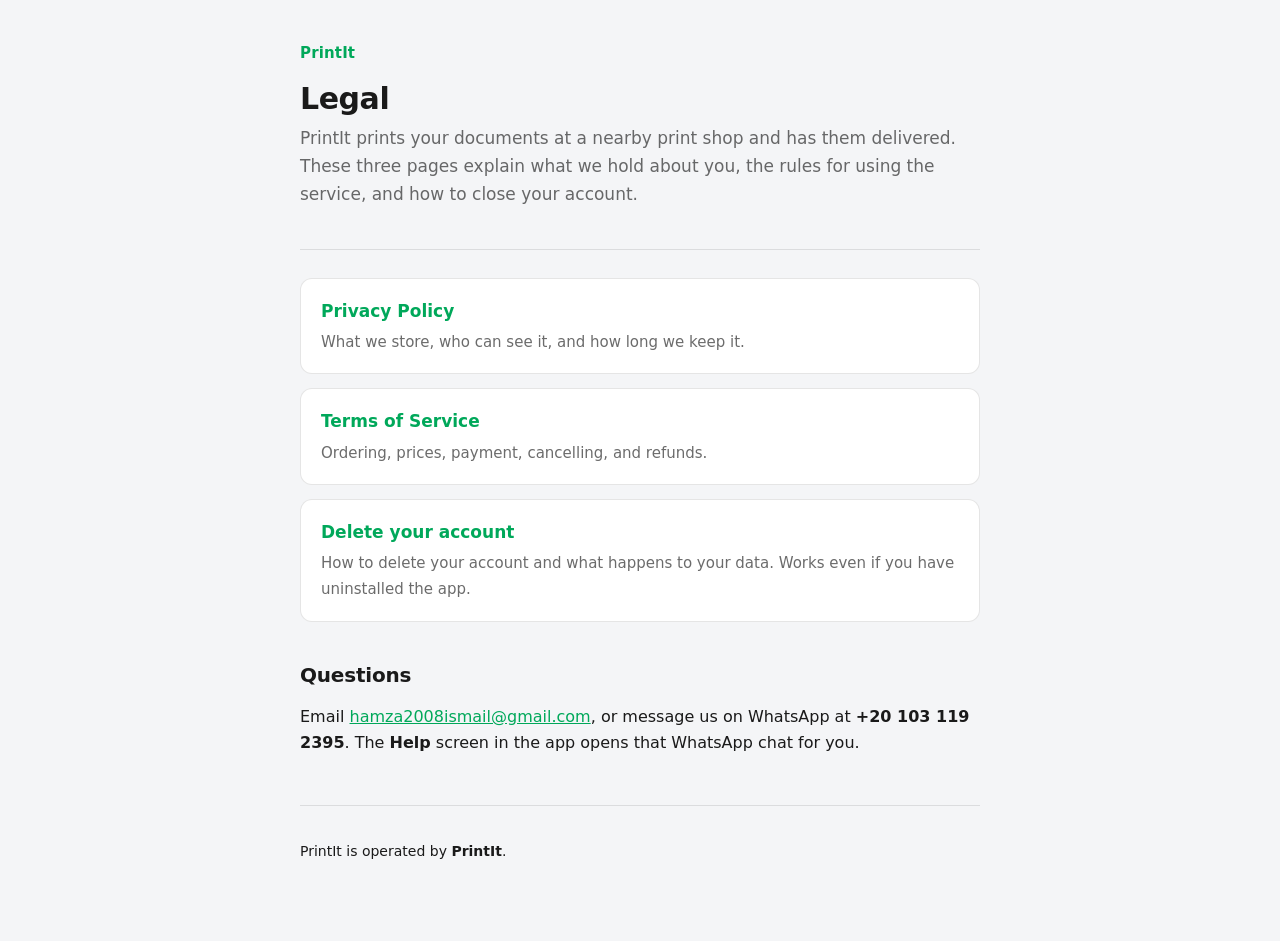
<file: index.html>
<!doctype html>
<!--
  PrintIt — legal pages index.

  This is the landing page for the three documents Google Play and the app link to.
  It exists so the site has a sensible root; the URLs that actually get submitted to
  Play are /privacy.html and /delete-account.html.

  The entity name appears exactly once, in the footer.

  FILLED 15 September 2026: entity name = PrintIt.
  Support WhatsApp +20 103 119 2395 is published under "Questions" below.
  FILLED 11 October 2026: support email = hamza2008ismail@gmail.com.
-->
<html lang="en" dir="ltr">
<head>
<meta charset="utf-8">
<meta name="viewport" content="width=device-width, initial-scale=1">
<title>PrintIt — Legal</title>
<meta name="description" content="PrintIt's privacy policy, terms of service, and account deletion instructions.">
<link rel="stylesheet" href="style.css">
</head>
<body>
<div class="wrap">

<header class="masthead">
  <span class="brand">PrintIt</span>
  <h1>Legal</h1>
  <p class="lede">
    PrintIt prints your documents at a nearby print shop and has them delivered. These
    three pages explain what we hold about you, the rules for using the service, and how
    to close your account.
  </p>
</header>

<div class="cards">
  <a class="card" href="privacy.html">
    <strong>Privacy Policy</strong>
    <span>What we store, who can see it, and how long we keep it.</span>
  </a>

  <a class="card" href="terms.html">
    <strong>Terms of Service</strong>
    <span>Ordering, prices, payment, cancelling, and refunds.</span>
  </a>

  <a class="card" href="delete-account.html">
    <strong>Delete your account</strong>
    <span>How to delete your account and what happens to your data. Works even if you
    have uninstalled the app.</span>
  </a>
</div>

<h2>Questions</h2>

<p>Email <a href="mailto:hamza2008ismail@gmail.com">hamza2008ismail@gmail.com</a>, or message us on WhatsApp at
<strong>+20 103 119 2395</strong>. The <strong>Help</strong> screen in the app opens that
WhatsApp chat for you.</p>

<footer class="foot">
  <!-- The only place on this page that names the legal entity. -->
  <p>PrintIt is operated by <strong>PrintIt</strong>.</p>
</footer>

</div>
</body>
</html>
</file>
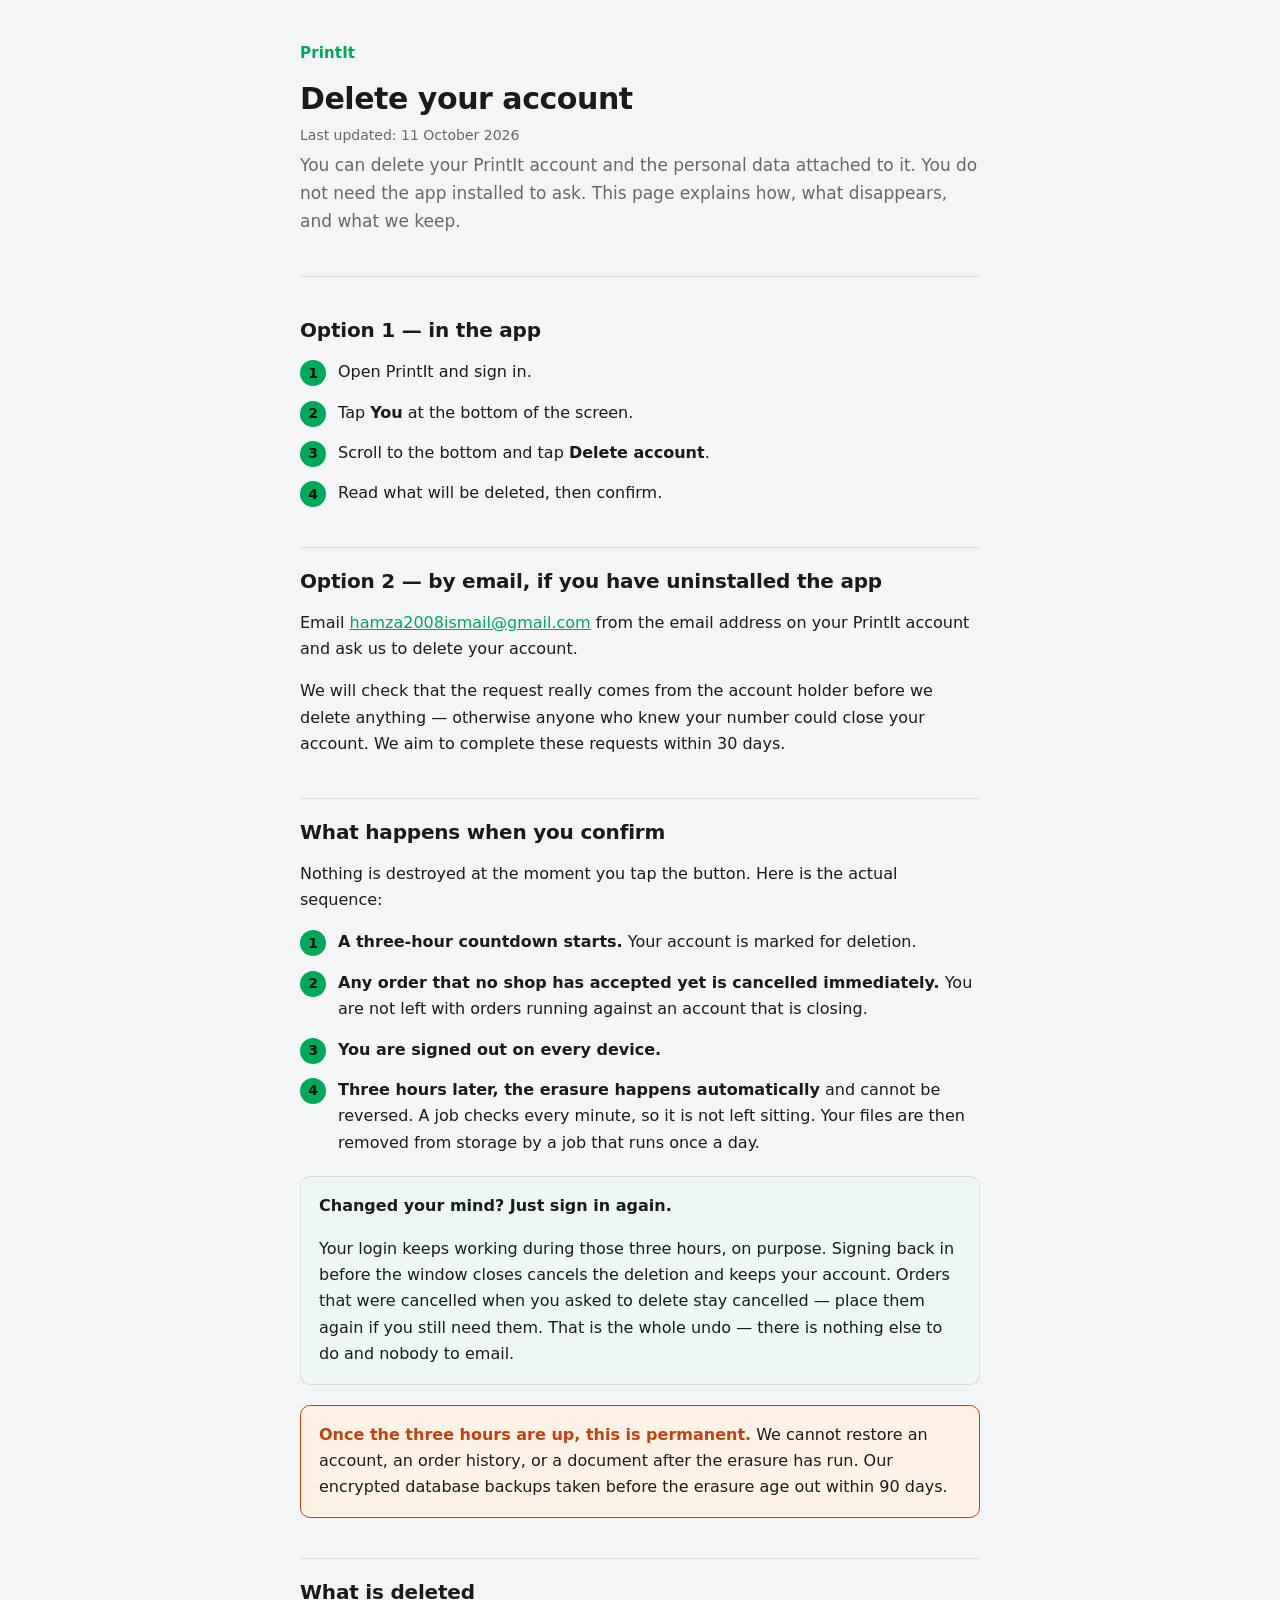
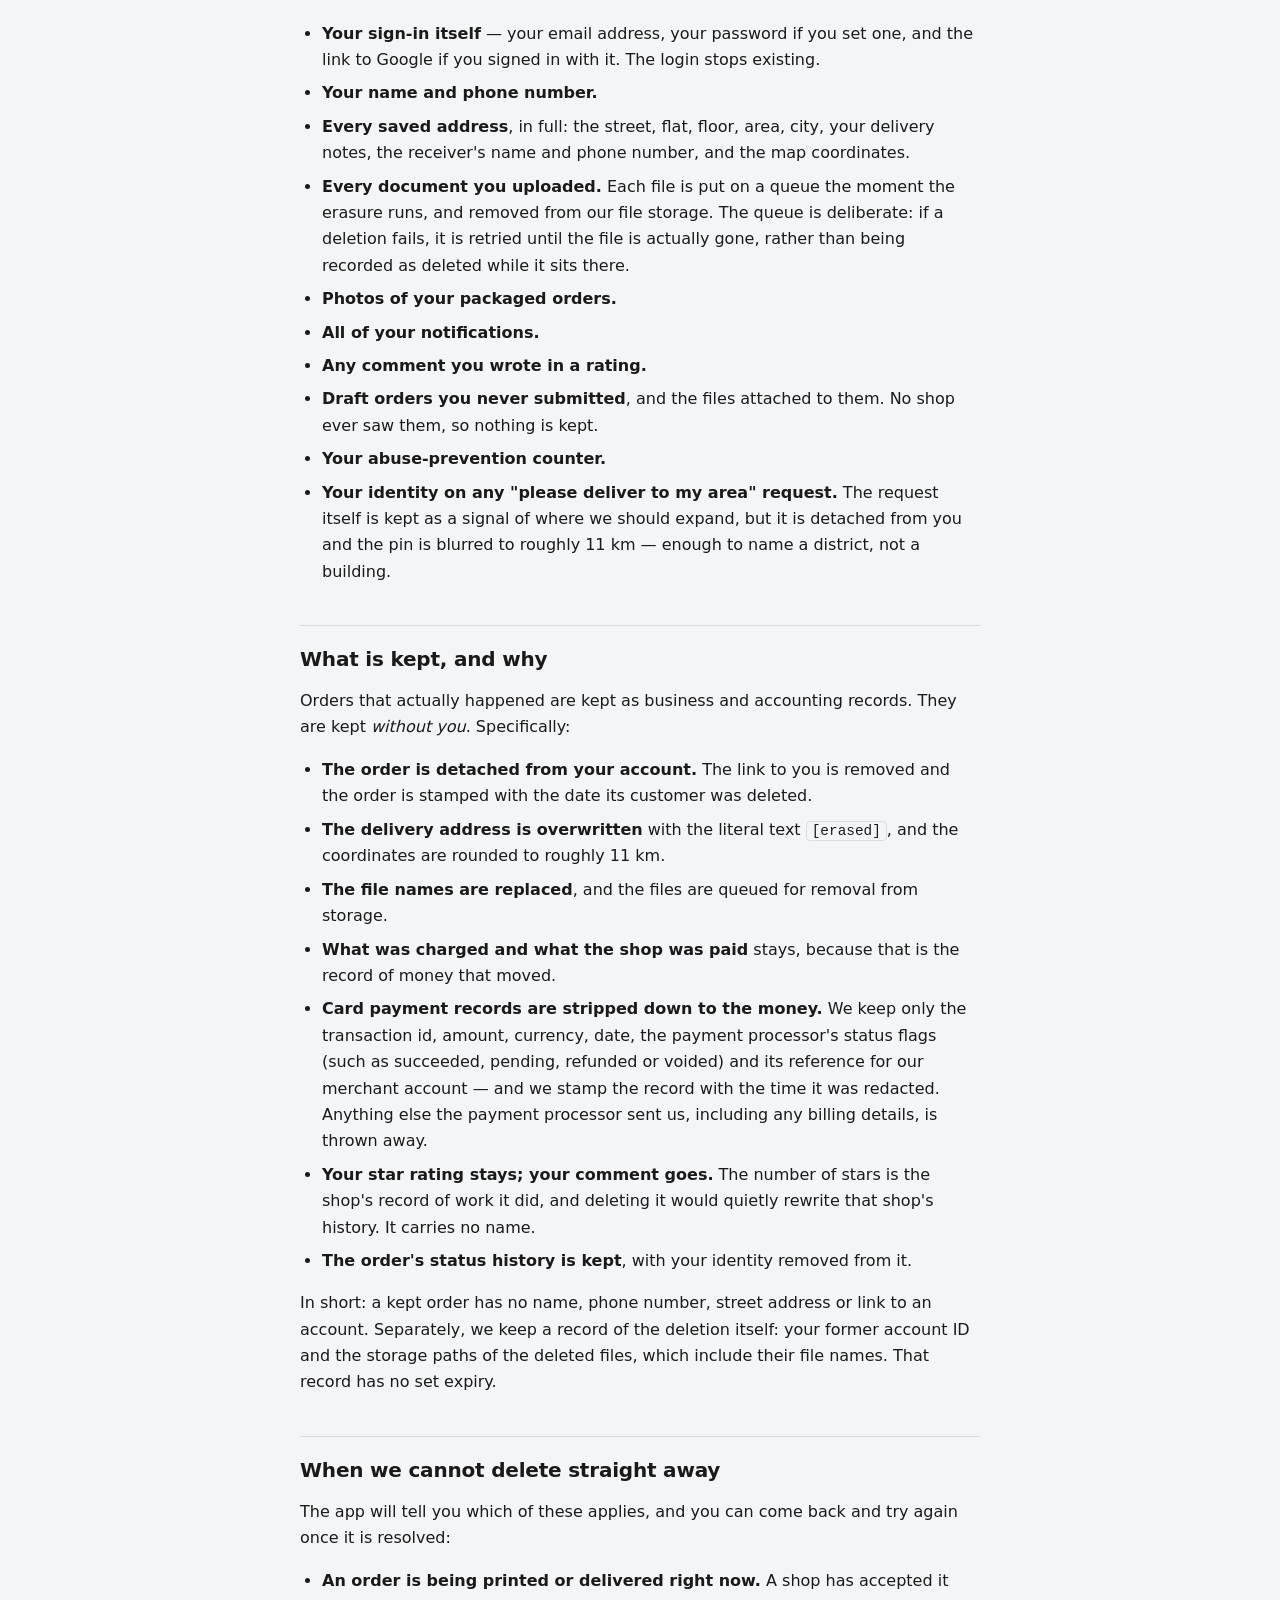
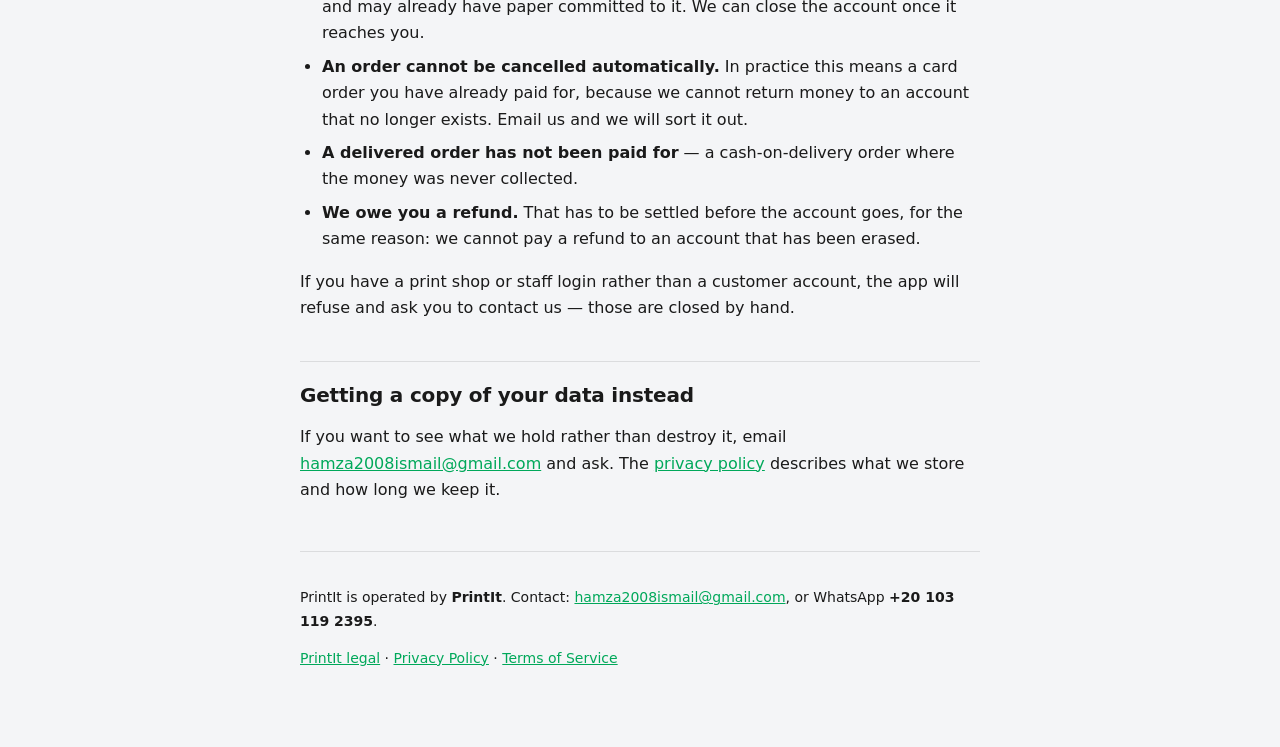
<file: delete-account.html>
<!doctype html>
<!--
  PrintIt — public account-deletion page.

  WHY IT EXISTS. Google Play requires two routes to account deletion: one inside the app,
  and one at a public URL that still works for somebody who has already uninstalled it.
  This is the second one.

  WHAT IT DELIBERATELY DOES NOT DO. It collects nothing — no form, no analytics, no cookies,
  no fonts from a CDN, no script. A page whose entire purpose is "delete my data" must not
  be the page that collects some. It also cannot delete anything by itself: deleting an
  account requires an authenticated request, and a public page that claimed to do it would
  be a way for a stranger to delete somebody else's account by typing their phone number.

  ACCURACY NOTE. Everything below was read out of
  printit-backend/supabase/functions/delete-my-account/index.ts and migration
  0062_a_customer_may_erase_themselves.sql. The three-hour window, the sign-in-to-cancel
  behaviour and the four refusal reasons are what the code actually does. If that code
  changes, this page is wrong until somebody updates it.

  FILLED 15 September 2026: entity name = PrintIt; last updated = 15 September 2026;
  completion window = 30 days. Support WhatsApp +20 103 119 2395 is published in the
  footer contact line.
  FILLED 11 October 2026: support email = hamza2008ismail@gmail.com; last updated =
  11 October 2026 (corrected against the code).

  The entity name appears exactly once, in the footer line.
-->
<html lang="en" dir="ltr">
<head>
<meta charset="utf-8">
<meta name="viewport" content="width=device-width, initial-scale=1">
<title>Delete your PrintIt account</title>
<meta name="description" content="How to delete your PrintIt account, what is removed, and what is kept.">
<link rel="stylesheet" href="style.css">
</head>
<body>
<div class="wrap">

<header class="masthead">
  <a class="brand" href="index.html">PrintIt</a>
  <h1>Delete your account</h1>
  <p class="updated">Last updated: 11 October 2026</p>
  <p class="lede">
    You can delete your PrintIt account and the personal data attached to it. You do not
    need the app installed to ask. This page explains how, what disappears, and what we
    keep.
  </p>
</header>

<h2>Option 1 &mdash; in the app</h2>

<ol class="steps">
  <li>Open PrintIt and sign in.</li>
  <li>Tap <strong>You</strong> at the bottom of the screen.</li>
  <li>Scroll to the bottom and tap <strong>Delete account</strong>.</li>
  <li>Read what will be deleted, then confirm.</li>
</ol>

<h2>Option 2 &mdash; by email, if you have uninstalled the app</h2>

<p>Email <a href="mailto:hamza2008ismail@gmail.com">hamza2008ismail@gmail.com</a> from the email address on your
PrintIt account and ask us to delete your account.</p>

<p>We will check that the request really comes from the account holder before we delete
anything &mdash; otherwise anyone who knew your number could close your account. We aim to
complete these requests within 30 days.</p>

<h2>What happens when you confirm</h2>

<p>Nothing is destroyed at the moment you tap the button. Here is the actual sequence:</p>

<ol class="steps">
  <li><strong>A three-hour countdown starts.</strong> Your account is marked for deletion.</li>
  <li><strong>Any order that no shop has accepted yet is cancelled immediately.</strong>
      You are not left with orders running against an account that is closing.</li>
  <li><strong>You are signed out on every device.</strong></li>
  <li><strong>Three hours later, the erasure happens automatically</strong> and cannot be
      reversed. A job checks every minute, so it is not left sitting. Your files are then
      removed from storage by a job that runs once a day.</li>
</ol>

<div class="note">
  <p><strong>Changed your mind? Just sign in again.</strong></p>
  <p>Your login keeps working during those three hours, on purpose. Signing back in before
  the window closes cancels the deletion and keeps your account. Orders that were cancelled
  when you asked to delete stay cancelled &mdash; place them again if you still need them. That is
  the whole undo &mdash; there is nothing else to do and nobody to email.</p>
</div>

<div class="warn">
  <p><strong>Once the three hours are up, this is permanent.</strong> We cannot restore an
  account, an order history, or a document after the erasure has run. Our encrypted database
  backups taken before the erasure age out within 90 days.</p>
</div>

<h2>What is deleted</h2>

<ul>
  <li><strong>Your sign-in itself</strong> &mdash; your email address, your password if you set
      one, and the link to Google if you signed in with it. The login stops existing.</li>
  <li><strong>Your name and phone number.</strong></li>
  <li><strong>Every saved address</strong>, in full: the street, flat, floor, area, city, your
      delivery notes, the receiver's name and phone number, and the map
      coordinates.</li>
  <li><strong>Every document you uploaded.</strong> Each file is put on a queue the moment
      the erasure runs, and removed from our file storage. The queue is deliberate: if a
      deletion fails, it is retried until the file is actually gone, rather than being
      recorded as deleted while it sits there.</li>
  <li><strong>Photos of your packaged orders.</strong></li>
  <li><strong>All of your notifications.</strong></li>
  <li><strong>Any comment you wrote in a rating.</strong></li>
  <li><strong>Draft orders you never submitted</strong>, and the files attached to them. No
      shop ever saw them, so nothing is kept.</li>
  <li><strong>Your abuse-prevention counter.</strong></li>
  <li><strong>Your identity on any "please deliver to my area" request.</strong> The request
      itself is kept as a signal of where we should expand, but it is detached from you and
      the pin is blurred to roughly 11&nbsp;km &mdash; enough to name a district, not a
      building.</li>
</ul>

<h2>What is kept, and why</h2>

<p>Orders that actually happened are kept as business and accounting records. They are kept
<em>without you</em>. Specifically:</p>

<ul>
  <li><strong>The order is detached from your account.</strong> The link to you is removed
      and the order is stamped with the date its customer was deleted.</li>
  <li><strong>The delivery address is overwritten</strong> with the literal text
      <code>[erased]</code>, and the coordinates are rounded to roughly 11&nbsp;km.</li>
  <li><strong>The file names are replaced</strong>, and the files are queued for removal
      from storage.</li>
  <li><strong>What was charged and what the shop was paid</strong> stays, because that is the
      record of money that moved.</li>
  <li><strong>Card payment records are stripped down to the money.</strong> We keep only the
      transaction id, amount, currency, date, the payment processor's status flags (such as
      succeeded, pending, refunded or voided) and its reference for our merchant account
      &mdash; and we stamp the record with the time it was redacted.
      Anything else the payment processor sent us, including any billing details, is thrown
      away.</li>
  <li><strong>Your star rating stays; your comment goes.</strong> The number of stars is the
      shop's record of work it did, and deleting it would quietly rewrite that shop's history.
      It carries no name.</li>
  <li><strong>The order's status history is kept</strong>, with your identity removed from it.</li>
</ul>

<p>In short: a kept order has no name, phone number, street address or link to an account.
Separately, we keep a record of the deletion itself: your former account ID and the storage
paths of the deleted files, which include their file names. That record has no set
expiry.</p>

<h2>When we cannot delete straight away</h2>

<p>The app will tell you which of these applies, and you can come back and try again once it
is resolved:</p>

<ul>
  <li><strong>An order is being printed or delivered right now.</strong> A shop has accepted
      it and may already have paper committed to it. We can close the account once it
      reaches you.</li>
  <li><strong>An order cannot be cancelled automatically.</strong> In practice this means a
      card order you have already paid for, because we cannot return money to an account that
      no longer exists. Email us and we will sort it out.</li>
  <li><strong>A delivered order has not been paid for</strong> &mdash; a cash-on-delivery
      order where the money was never collected.</li>
  <li><strong>We owe you a refund.</strong> That has to be settled before the account goes,
      for the same reason: we cannot pay a refund to an account that has been erased.</li>
</ul>

<p>If you have a print shop or staff login rather than a customer account, the app will refuse
and ask you to contact us &mdash; those are closed by hand.</p>

<h2>Getting a copy of your data instead</h2>

<p>If you want to see what we hold rather than destroy it, email
<a href="mailto:hamza2008ismail@gmail.com">hamza2008ismail@gmail.com</a> and ask. The
<a href="privacy.html">privacy policy</a> describes what we store and how long we keep
it.</p>

<footer class="foot">
  <!-- The only place on this page that names the legal entity. -->
  <p>PrintIt is operated by <strong>PrintIt</strong>. Contact:
     <a href="mailto:hamza2008ismail@gmail.com">hamza2008ismail@gmail.com</a>, or WhatsApp
     <strong>+20 103 119 2395</strong>.</p>
  <p>
    <a href="index.html">PrintIt legal</a> &middot;
    <a href="privacy.html">Privacy Policy</a> &middot;
    <a href="terms.html">Terms of Service</a>
  </p>
</footer>

</div>
</body>
</html>
</file>
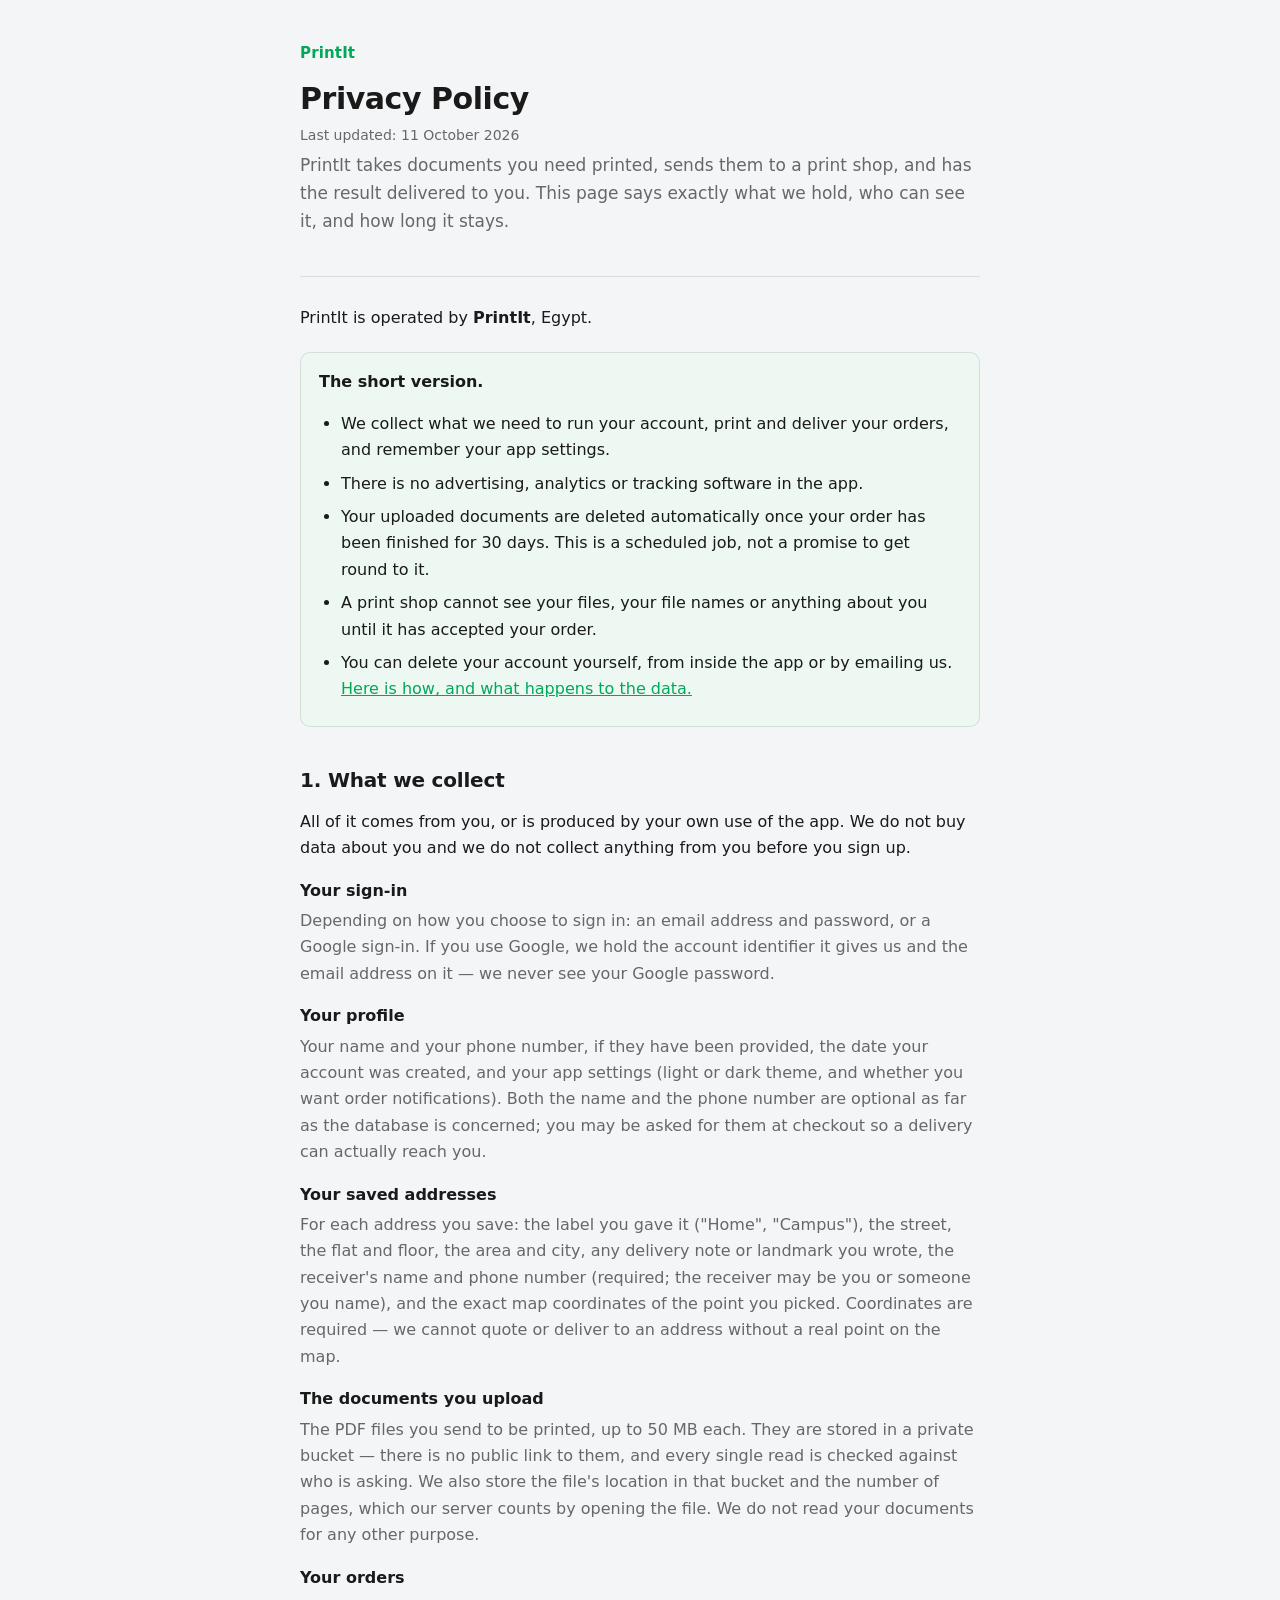
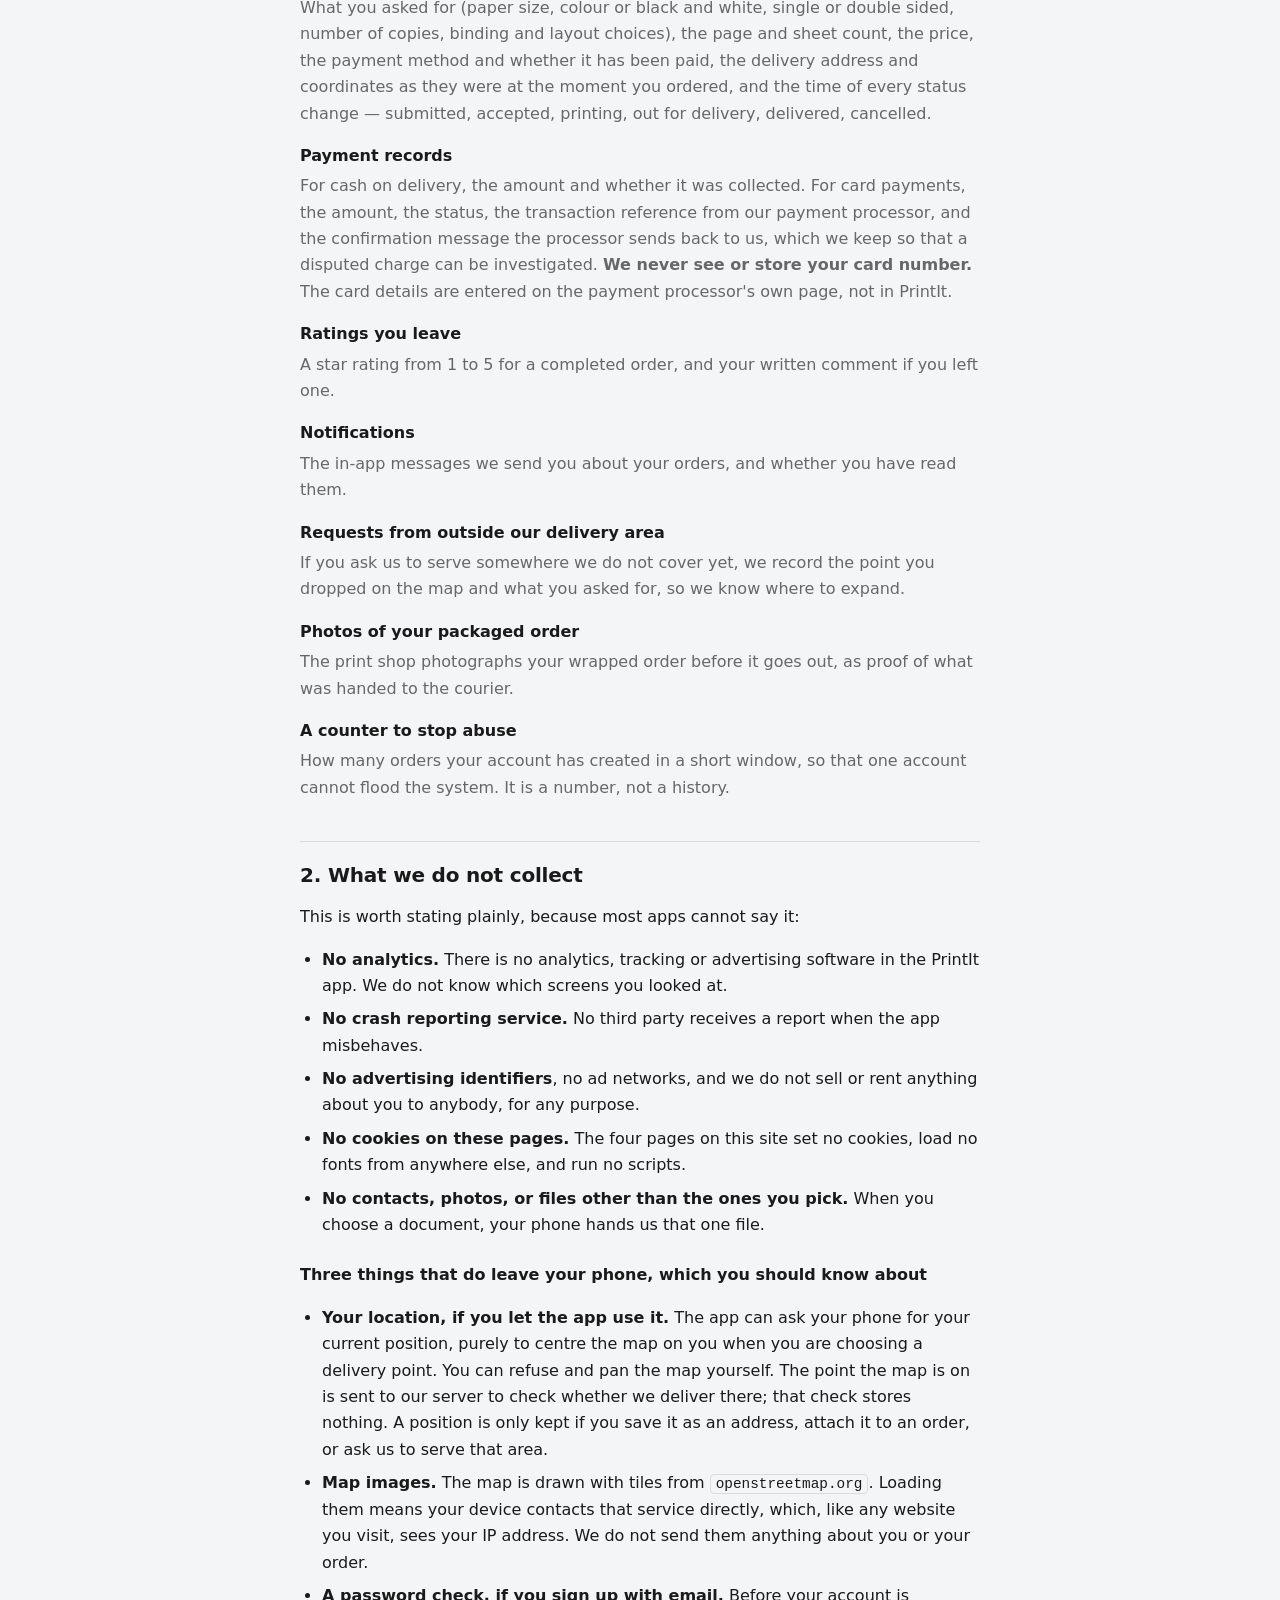
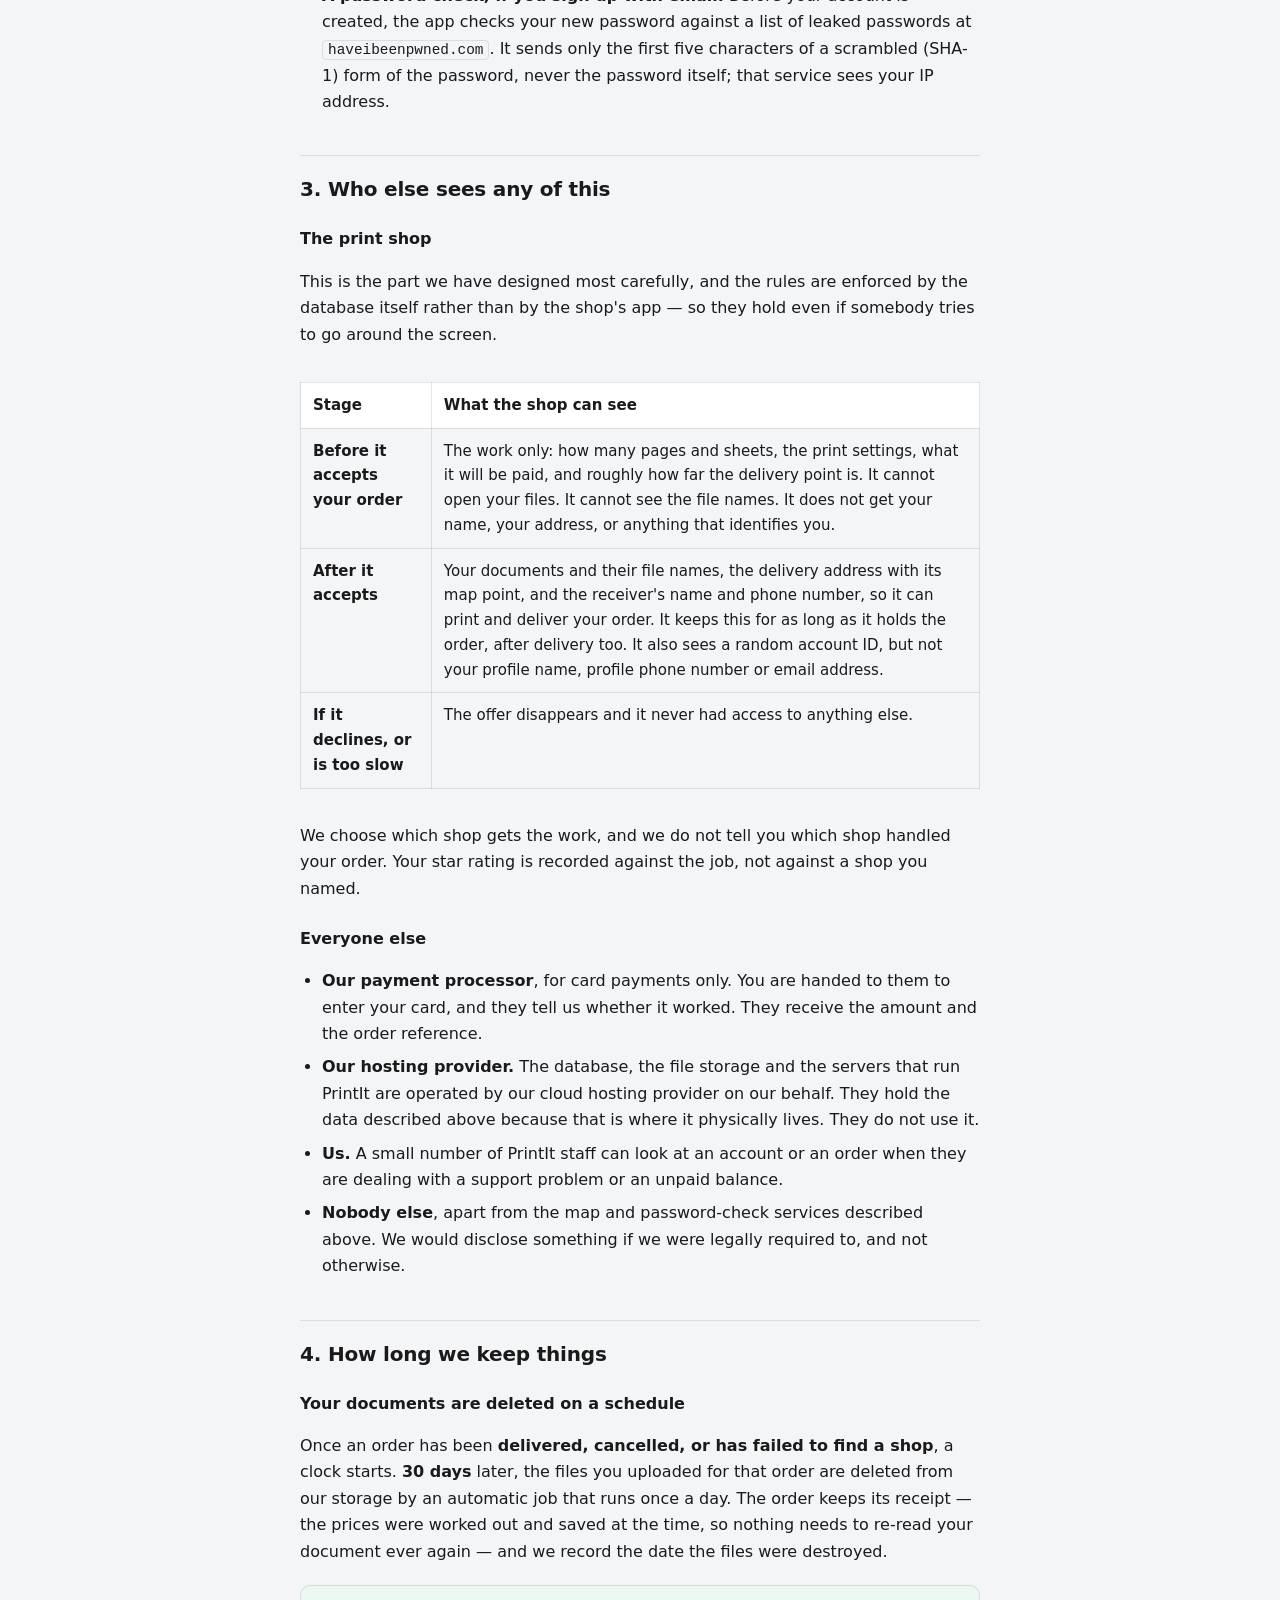
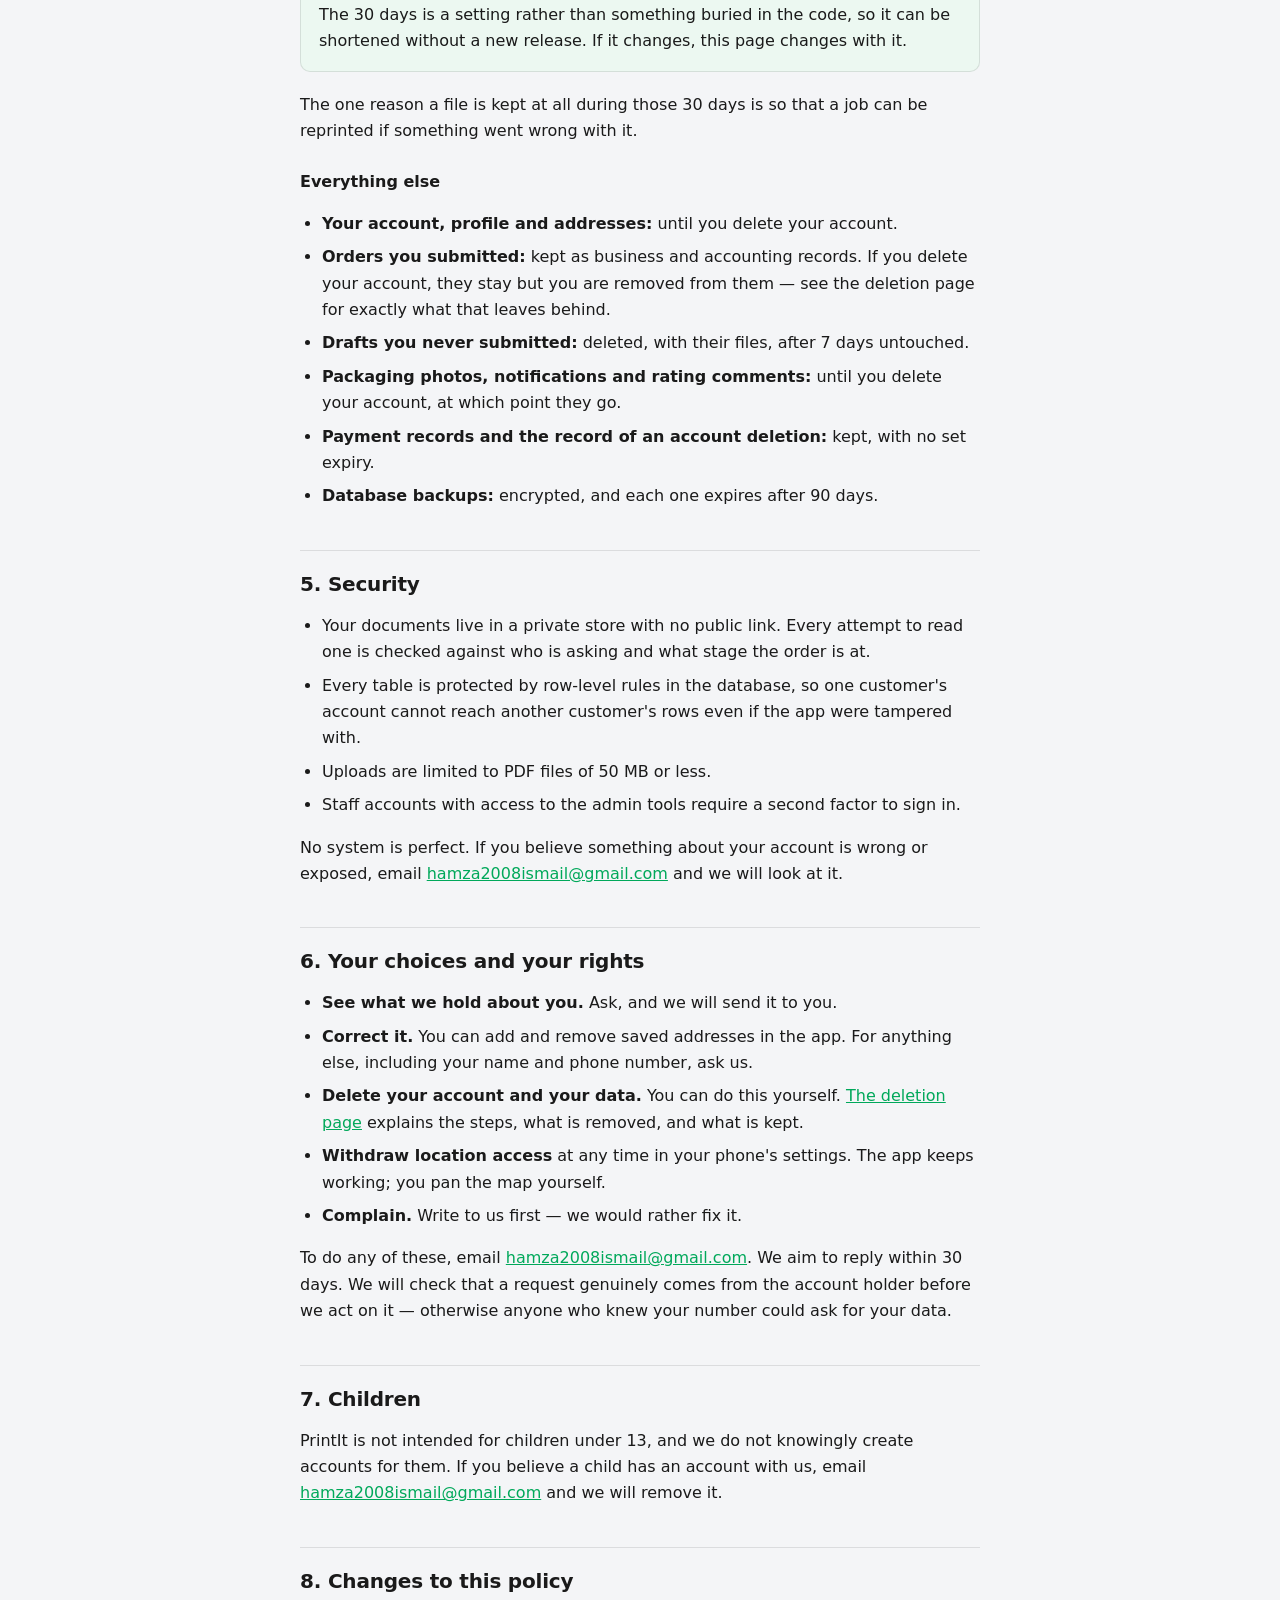
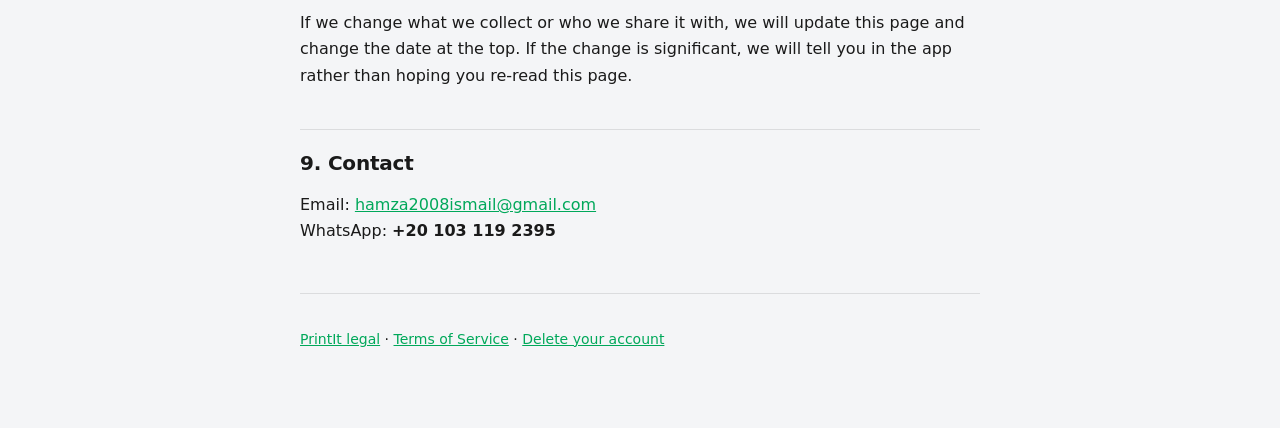
<file: privacy.html>
<!doctype html>
<!--
  PrintIt — privacy policy.

  WRITTEN FROM THE SCHEMA, NOT FROM A TEMPLATE. Every category named below was read out of
  printit-backend/supabase/migrations before it was described here. If the schema changes,
  this page is wrong until somebody updates it.

  FILLED 15 September 2026: entity name = PrintIt; last updated = 15 September 2026;
  reply window = 30 days; minimum age = 13. Support WhatsApp +20 103 119 2395 is published
  in section 9, Contact.

  FILLED 11 October 2026: last updated = 11 October 2026 (corrected against the code);
  support email = hamza2008ismail@gmail.com. There is no registered
  address yet: the operator line reads "PrintIt, Egypt" and section 9 has no postal line.
  Add the address to both when the commercial registration exists.

  THE ENTITY NAME APPEARS ON THIS PAGE EXACTLY ONCE, in the operator line immediately
  below. Everywhere else says "PrintIt", which is the product and is not changing. When
  the commercial registration comes through, that one line is the whole edit.
-->
<html lang="en" dir="ltr">
<head>
<meta charset="utf-8">
<meta name="viewport" content="width=device-width, initial-scale=1">
<title>Privacy Policy — PrintIt</title>
<meta name="description" content="What PrintIt collects, who sees it, how long it is kept, and how to have it deleted.">
<link rel="stylesheet" href="style.css">
</head>
<body>
<div class="wrap">

<header class="masthead">
  <a class="brand" href="index.html">PrintIt</a>
  <h1>Privacy Policy</h1>
  <p class="updated">Last updated: 11 October 2026</p>
  <p class="lede">
    PrintIt takes documents you need printed, sends them to a print shop, and has the
    result delivered to you. This page says exactly what we hold, who can see it, and how
    long it stays.
  </p>
</header>

<!-- The only place on this page that names the legal entity. -->
<p>PrintIt is operated by <strong>PrintIt</strong>, Egypt.</p>

<div class="note">
  <p><strong>The short version.</strong></p>
  <ul>
    <li>We collect what we need to run your account, print and deliver your orders, and
        remember your app settings.</li>
    <li>There is no advertising, analytics or tracking software in the app.</li>
    <li>Your uploaded documents are deleted automatically once your order has been finished
        for 30 days. This is a scheduled job, not a promise to get round to it.</li>
    <li>A print shop cannot see your files, your file names or anything about you until it
        has accepted your order.</li>
    <li>You can delete your account yourself, from inside the app or by emailing us.
        <a href="delete-account.html">Here is how, and what happens to the data.</a></li>
  </ul>
</div>

<h2>1. What we collect</h2>

<p>All of it comes from you, or is produced by your own use of the app. We do not buy data
about you and we do not collect anything from you before you sign up.</p>

<dl>
  <dt>Your sign-in</dt>
  <dd>
    Depending on how you choose to sign in: an email address and password, or a Google
    sign-in. If you use Google, we hold the account identifier it gives us and the email
    address on it &mdash; we never see your Google password.
  </dd>

  <dt>Your profile</dt>
  <dd>
    Your name and your phone number, if they have been provided, the date your account was
    created, and your app settings (light or dark theme, and whether you want order
    notifications). Both the name and the phone number are optional as far as the database is
    concerned; you may be asked for them at checkout so a delivery can actually reach you.
  </dd>

  <dt>Your saved addresses</dt>
  <dd>
    For each address you save: the label you gave it ("Home", "Campus"), the street, the
    flat and floor, the area and city, any delivery note or landmark you wrote, the
    receiver's name and phone number (required; the receiver may be you or someone you
    name), and the exact map
    coordinates of the point you picked. Coordinates are required &mdash; we cannot quote or
    deliver to an address without a real point on the map.
  </dd>

  <dt>The documents you upload</dt>
  <dd>
    The PDF files you send to be printed, up to 50&nbsp;MB each. They are stored in a private
    bucket &mdash; there is no public link to them, and every single read is checked against
    who is asking. We also store the file's location in that bucket and the number of pages,
    which our server counts by opening the file. We do not read your documents for any other
    purpose.
  </dd>

  <dt>Your orders</dt>
  <dd>
    What you asked for (paper size, colour or black and white, single or double sided, number
    of copies, binding and layout choices), the page and sheet count, the price, the payment
    method and whether it has been paid, the delivery address and coordinates as they were at
    the moment you ordered, and the time of every status change &mdash; submitted, accepted,
    printing, out for delivery, delivered, cancelled.
  </dd>

  <dt>Payment records</dt>
  <dd>
    For cash on delivery, the amount and whether it was collected. For card payments, the
    amount, the status, the transaction reference from our payment processor, and the
    confirmation message the processor sends back to us, which we keep so that a disputed
    charge can be investigated. <strong>We never see or store your card number.</strong> The
    card details are entered on the payment processor's own page, not in PrintIt.
  </dd>

  <dt>Ratings you leave</dt>
  <dd>A star rating from 1 to 5 for a completed order, and your written comment if you left one.</dd>

  <dt>Notifications</dt>
  <dd>The in-app messages we send you about your orders, and whether you have read them.</dd>

  <dt>Requests from outside our delivery area</dt>
  <dd>
    If you ask us to serve somewhere we do not cover yet, we record the point you dropped on
    the map and what you asked for, so we know where to expand.
  </dd>

  <dt>Photos of your packaged order</dt>
  <dd>
    The print shop photographs your wrapped order before it goes out, as proof of what was
    handed to the courier.
  </dd>

  <dt>A counter to stop abuse</dt>
  <dd>
    How many orders your account has created in a short window, so that one account cannot
    flood the system. It is a number, not a history.
  </dd>
</dl>

<h2>2. What we do not collect</h2>

<p>This is worth stating plainly, because most apps cannot say it:</p>

<ul>
  <li><strong>No analytics.</strong> There is no analytics, tracking or advertising software
      in the PrintIt app. We do not know which screens you looked at.</li>
  <li><strong>No crash reporting service.</strong> No third party receives a report when the
      app misbehaves.</li>
  <li><strong>No advertising identifiers</strong>, no ad networks, and we do not sell or rent
      anything about you to anybody, for any purpose.</li>
  <li><strong>No cookies on these pages.</strong> The four pages on this site set no
      cookies, load no fonts from anywhere else, and run no scripts.</li>
  <li><strong>No contacts, photos, or files other than the ones you pick.</strong> When you
      choose a document, your phone hands us that one file.</li>
</ul>

<h3>Three things that do leave your phone, which you should know about</h3>

<ul>
  <li><strong>Your location, if you let the app use it.</strong> The app can ask your phone
      for your current position, purely to centre the map on you when you are choosing a
      delivery point. You can refuse and pan the map yourself. The point the map is on is
      sent to our server to check whether we deliver there; that check stores nothing. A
      position is only kept if you save it as an address, attach it to an order, or ask us
      to serve that area.</li>
  <li><strong>Map images.</strong> The map is drawn with tiles from
      <code>openstreetmap.org</code>. Loading them means your device contacts that service
      directly, which, like any website you visit, sees your IP address. We do not send them
      anything about you or your order.</li>
  <li><strong>A password check, if you sign up with email.</strong> Before your account is
      created, the app checks your new password against a list of leaked passwords at
      <code>haveibeenpwned.com</code>. It sends only the first five characters of a scrambled
      (SHA-1) form of the password, never the password itself; that service sees your IP
      address.</li>
</ul>

<h2>3. Who else sees any of this</h2>

<h3>The print shop</h3>

<p>This is the part we have designed most carefully, and the rules are enforced by the
database itself rather than by the shop's app &mdash; so they hold even if somebody tries to
go around the screen.</p>

<div class="scroller">
<table>
  <tr>
    <th>Stage</th>
    <th>What the shop can see</th>
  </tr>
  <tr>
    <td><strong>Before it accepts your order</strong></td>
    <td>
      The work only: how many pages and sheets, the print settings, what it will be paid, and
      roughly how far the delivery point is. It cannot open your files. It cannot see the file
      names. It does not get your name, your address, or anything that identifies you.
    </td>
  </tr>
  <tr>
    <td><strong>After it accepts</strong></td>
    <td>
      Your documents and their file names, the delivery address with its map point, and the
      receiver's name and phone number, so it can print and deliver your order. It keeps this
      for as long as it holds the order, after delivery too. It also sees a random account
      ID, but not your profile name, profile phone number or email address.
    </td>
  </tr>
  <tr>
    <td><strong>If it declines, or is too slow</strong></td>
    <td>The offer disappears and it never had access to anything else.</td>
  </tr>
</table>
</div>

<p>We choose which shop gets the work, and we do not tell you which shop handled your
order. Your star rating is recorded against the job, not against a shop you named.</p>

<h3>Everyone else</h3>

<ul>
  <li><strong>Our payment processor</strong>, for card payments only. You are handed to them
      to enter your card, and they tell us whether it worked. They receive the amount and the
      order reference.</li>
  <li><strong>Our hosting provider.</strong> The database, the file storage and the servers
      that run PrintIt are operated by our cloud hosting provider on our behalf. They hold the
      data described above because that is where it physically lives. They do not use it.</li>
  <li><strong>Us.</strong> A small number of PrintIt staff can look at an account or an order
      when they are dealing with a support problem or an unpaid balance.</li>
  <li><strong>Nobody else</strong>, apart from the map and password-check services described
      above. We would disclose something if we were legally required to, and not otherwise.</li>
</ul>

<h2>4. How long we keep things</h2>

<h3>Your documents are deleted on a schedule</h3>

<p>Once an order has been <strong>delivered, cancelled, or has failed to find a shop</strong>,
a clock starts. <strong>30 days</strong> later, the files you uploaded for that order are
deleted from our storage by an automatic job that runs once a day. The order keeps its
receipt &mdash; the prices were worked out and saved at the time, so nothing needs to re-read
your document ever again &mdash; and we record the date the files were destroyed.</p>

<div class="note">
  <p>The 30 days is a setting rather than something buried in the code, so it can be shortened
  without a new release. If it changes, this page changes with it.</p>
</div>

<p>The one reason a file is kept at all during those 30 days is so that a job can be
reprinted if something went wrong with it.</p>

<h3>Everything else</h3>

<ul>
  <li><strong>Your account, profile and addresses:</strong> until you delete your account.</li>
  <li><strong>Orders you submitted:</strong> kept as business and accounting records. If you
      delete your account, they stay but you are removed from them &mdash; see the deletion
      page for exactly what that leaves behind.</li>
  <li><strong>Drafts you never submitted:</strong> deleted, with their files, after 7 days
      untouched.</li>
  <li><strong>Packaging photos, notifications and rating comments:</strong> until you delete
      your account, at which point they go.</li>
  <li><strong>Payment records and the record of an account deletion:</strong> kept, with no
      set expiry.</li>
  <li><strong>Database backups:</strong> encrypted, and each one expires after 90 days.</li>
</ul>

<h2>5. Security</h2>

<ul>
  <li>Your documents live in a private store with no public link. Every attempt to read one
      is checked against who is asking and what stage the order is at.</li>
  <li>Every table is protected by row-level rules in the database, so one customer's account
      cannot reach another customer's rows even if the app were tampered with.</li>
  <li>Uploads are limited to PDF files of 50&nbsp;MB or less.</li>
  <li>Staff accounts with access to the admin tools require a second factor to sign in.</li>
</ul>

<p>No system is perfect. If you believe something about your account is wrong or exposed,
email <a href="mailto:hamza2008ismail@gmail.com">hamza2008ismail@gmail.com</a> and we will look at it.</p>

<h2>6. Your choices and your rights</h2>

<ul>
  <li><strong>See what we hold about you.</strong> Ask, and we will send it to you.</li>
  <li><strong>Correct it.</strong> You can add and remove saved addresses in the app. For
      anything else, including your name and phone number, ask us.</li>
  <li><strong>Delete your account and your data.</strong> You can do this yourself.
      <a href="delete-account.html">The deletion page</a> explains the steps, what is
      removed, and what is kept.</li>
  <li><strong>Withdraw location access</strong> at any time in your phone's settings. The app
      keeps working; you pan the map yourself.</li>
  <li><strong>Complain.</strong> Write to us first &mdash; we would rather fix it.</li>
</ul>

<p>To do any of these, email <a href="mailto:hamza2008ismail@gmail.com">hamza2008ismail@gmail.com</a>. We aim to
reply within 30 days. We will check that a request genuinely comes from the
account holder before we act on it &mdash; otherwise anyone who knew your number could ask
for your data.</p>

<h2>7. Children</h2>

<p>PrintIt is not intended for children under 13, and we do not knowingly create
accounts for them. If you believe a child has an account with us, email
<a href="mailto:hamza2008ismail@gmail.com">hamza2008ismail@gmail.com</a> and we will remove it.</p>

<h2>8. Changes to this policy</h2>

<p>If we change what we collect or who we share it with, we will update this page and change
the date at the top. If the change is significant, we will tell you in the app rather than
hoping you re-read this page.</p>

<h2>9. Contact</h2>

<p>
  Email: <a href="mailto:hamza2008ismail@gmail.com">hamza2008ismail@gmail.com</a><br>
  WhatsApp: <strong>+20 103 119 2395</strong>
  <!-- add the registered address when the commercial registration exists -->
</p>

<footer class="foot">
  <p>
    <a href="index.html">PrintIt legal</a> &middot;
    <a href="terms.html">Terms of Service</a> &middot;
    <a href="delete-account.html">Delete your account</a>
  </p>
</footer>

</div>
</body>
</html>
</file>
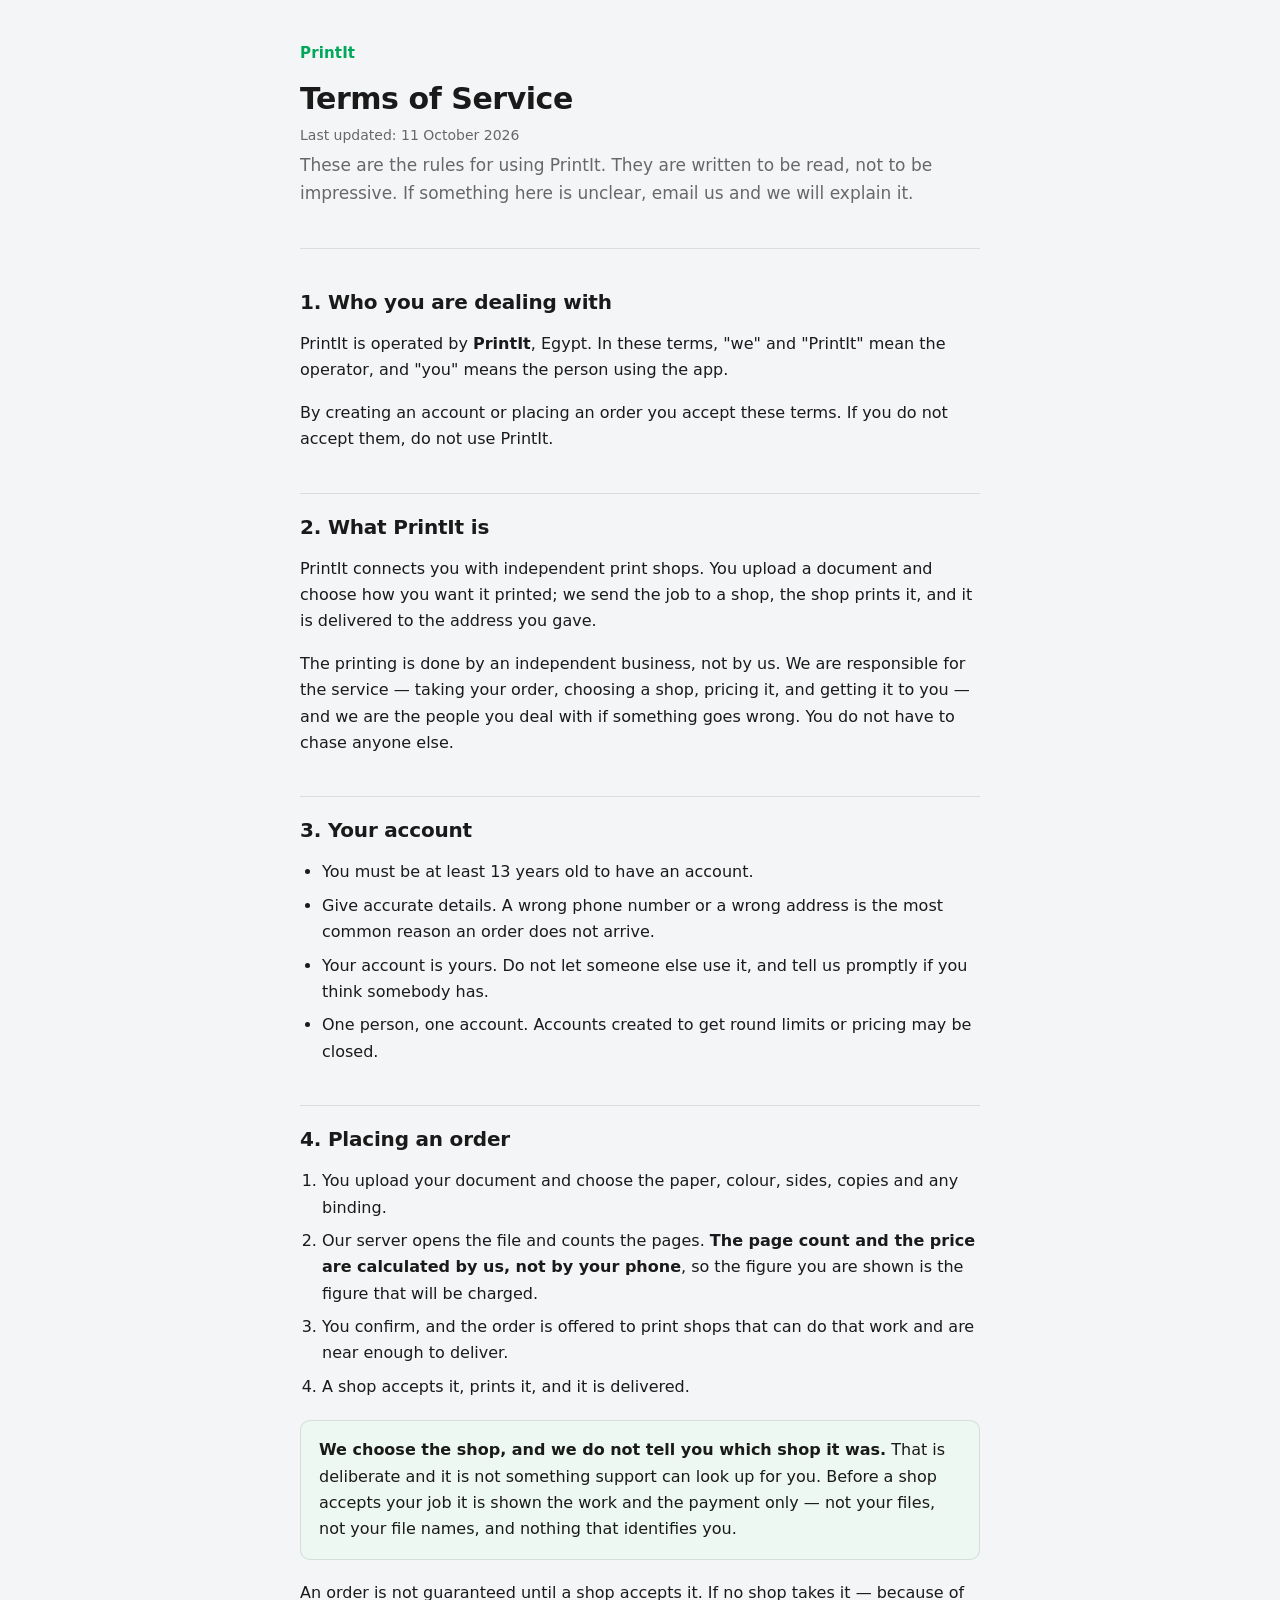
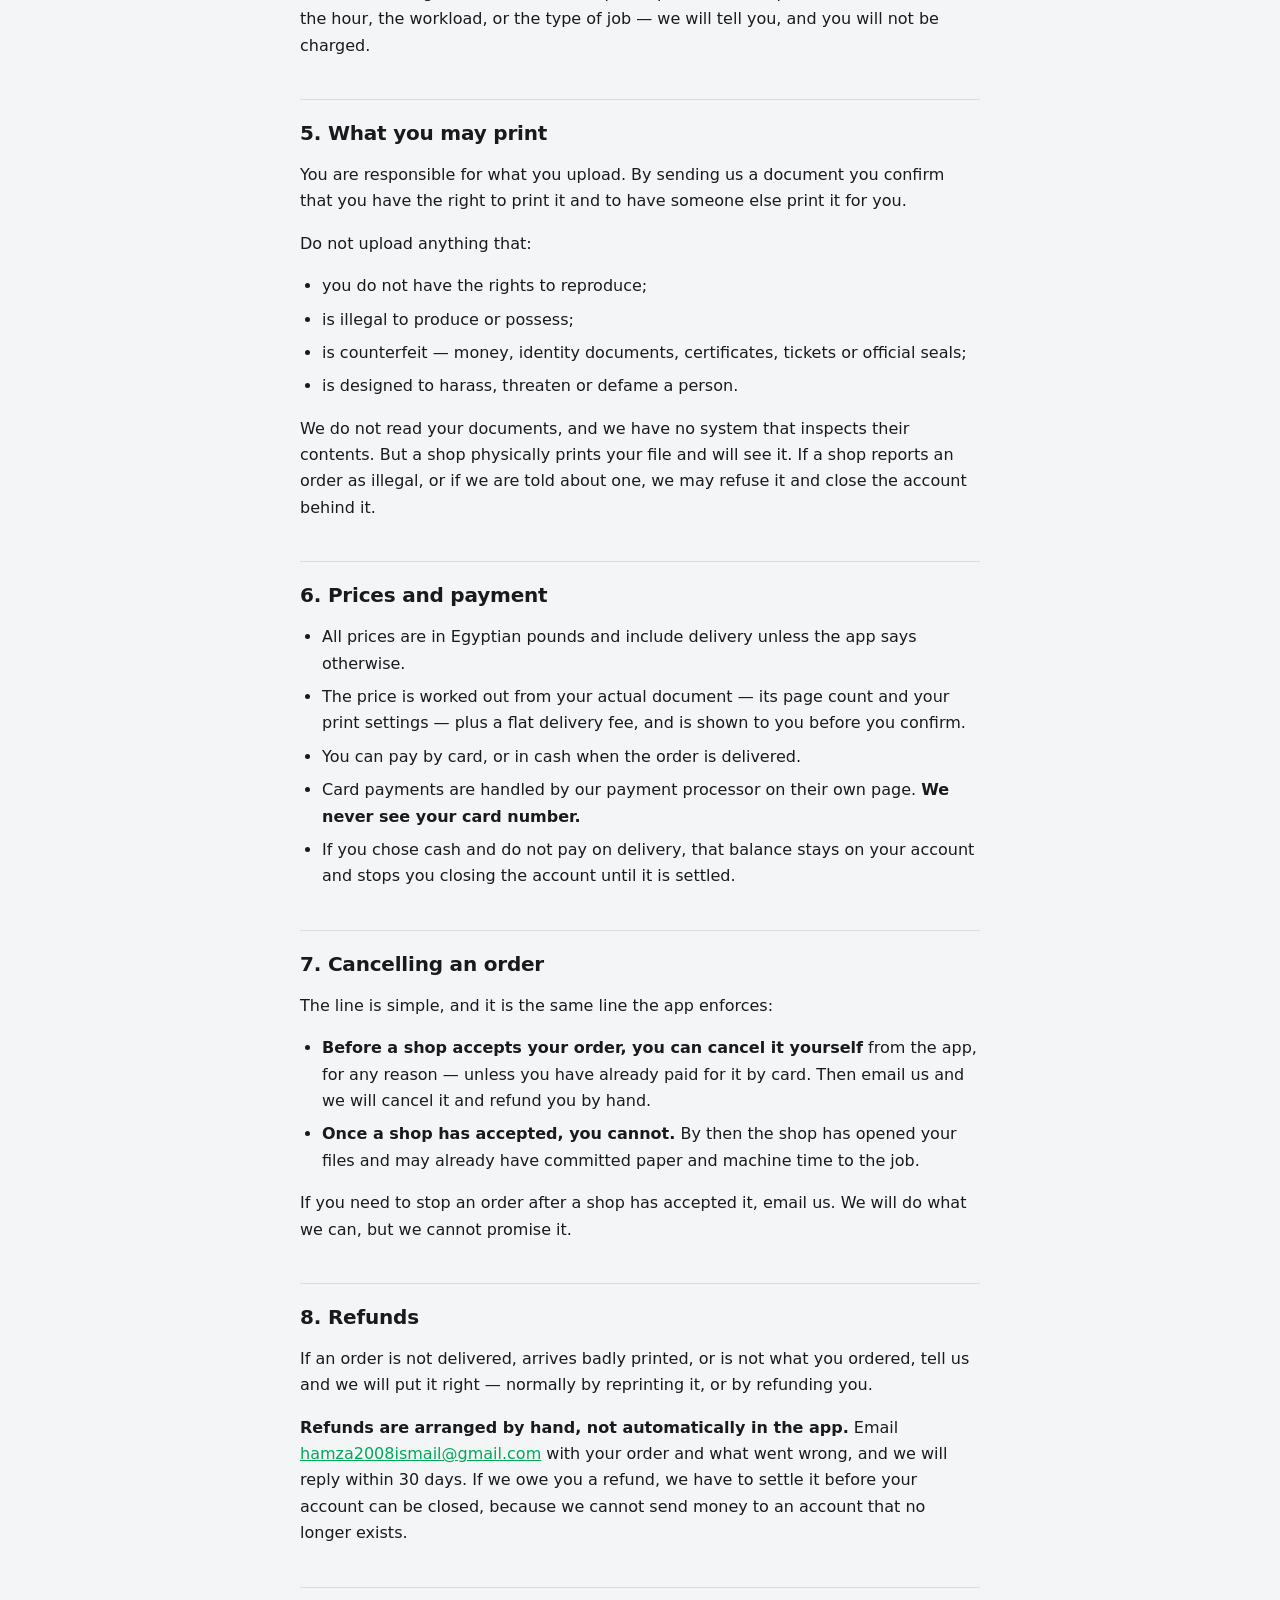
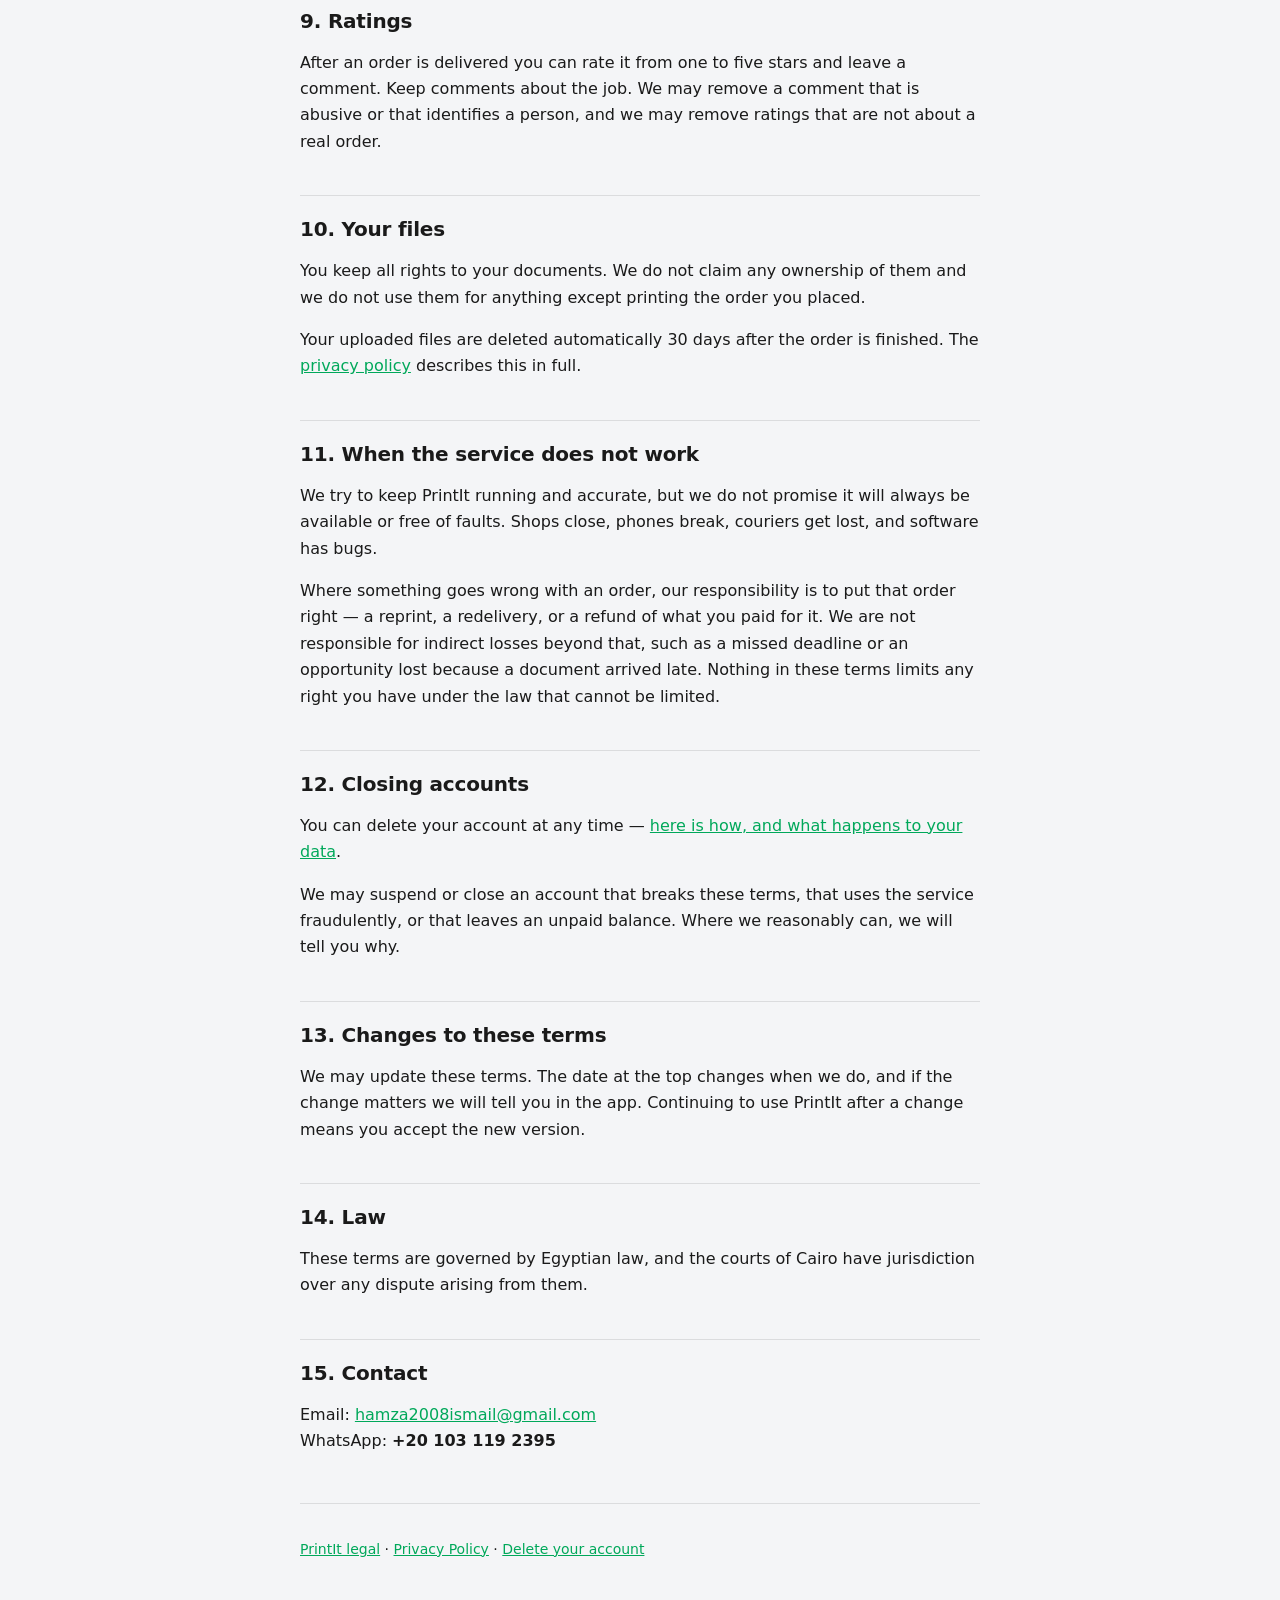
<file: terms.html>
<!doctype html>
<!--
  PrintIt — terms of service.

  FILLED 15 September 2026: entity name = PrintIt; last updated = 15 September 2026;
  reply window = 30 days; minimum age = 13; governing law = Egyptian law, courts of Cairo
  (section 14). Support WhatsApp +20 103 119 2395 is published in section 15, Contact.

  FILLED 11 October 2026: last updated = 11 October 2026 (corrected against the code);
  support email = hamza2008ismail@gmail.com. There is no registered
  address yet: the line in section 1 reads "PrintIt, Egypt" and section 15 has no postal
  line. Add the address to both when the commercial registration exists.

  THE ENTITY NAME APPEARS ON THIS PAGE EXACTLY ONCE, in the "Who you are dealing with" line
  in section 1. Everywhere else says "PrintIt". When the commercial registration comes
  through, that one line is the whole edit.

  RULE 1. Nothing on this page tells a customer which shop printed their order, or gives
  them a way to find out. Section 4 states the opposite explicitly. Keep it that way.
-->
<html lang="en" dir="ltr">
<head>
<meta charset="utf-8">
<meta name="viewport" content="width=device-width, initial-scale=1">
<title>Terms of Service — PrintIt</title>
<meta name="description" content="The rules for using PrintIt: ordering, payment, cancellation, and what we are responsible for.">
<link rel="stylesheet" href="style.css">
</head>
<body>
<div class="wrap">

<header class="masthead">
  <a class="brand" href="index.html">PrintIt</a>
  <h1>Terms of Service</h1>
  <p class="updated">Last updated: 11 October 2026</p>
  <p class="lede">
    These are the rules for using PrintIt. They are written to be read, not to be
    impressive. If something here is unclear, email us and we will explain it.
  </p>
</header>

<h2>1. Who you are dealing with</h2>

<!-- The only place on this page that names the legal entity. -->
<p>PrintIt is operated by <strong>PrintIt</strong>, Egypt. In these
terms, "we" and "PrintIt" mean the operator, and "you" means the person using the app.</p>

<p>By creating an account or placing an order you accept these terms. If you do not accept
them, do not use PrintIt.</p>

<h2>2. What PrintIt is</h2>

<p>PrintIt connects you with independent print shops. You upload a document and choose how
you want it printed; we send the job to a shop, the shop prints it, and it is delivered to
the address you gave.</p>

<p>The printing is done by an independent business, not by us. We are responsible for the
service &mdash; taking your order, choosing a shop, pricing it, and getting it to you &mdash;
and we are the people you deal with if something goes wrong. You do not have to chase anyone
else.</p>

<h2>3. Your account</h2>

<ul>
  <li>You must be at least 13 years old to have an account.</li>
  <li>Give accurate details. A wrong phone number or a wrong address is the most common
      reason an order does not arrive.</li>
  <li>Your account is yours. Do not let someone else use it, and tell us promptly if you
      think somebody has.</li>
  <li>One person, one account. Accounts created to get round limits or pricing may be
      closed.</li>
</ul>

<h2>4. Placing an order</h2>

<ol>
  <li>You upload your document and choose the paper, colour, sides, copies and any binding.</li>
  <li>Our server opens the file and counts the pages. <strong>The page count and the price
      are calculated by us, not by your phone</strong>, so the figure you are shown is the
      figure that will be charged.</li>
  <li>You confirm, and the order is offered to print shops that can do that work and are
      near enough to deliver.</li>
  <li>A shop accepts it, prints it, and it is delivered.</li>
</ol>

<div class="note">
  <p><strong>We choose the shop, and we do not tell you which shop it was.</strong> That is
  deliberate and it is not something support can look up for you. Before a shop accepts your
  job it is shown the work and the payment only &mdash; not your files, not your file names,
  and nothing that identifies you.</p>
</div>

<p>An order is not guaranteed until a shop accepts it. If no shop takes it &mdash; because of
the hour, the workload, or the type of job &mdash; we will tell you, and you will not be
charged.</p>

<h2>5. What you may print</h2>

<p>You are responsible for what you upload. By sending us a document you confirm that you
have the right to print it and to have someone else print it for you.</p>

<p>Do not upload anything that:</p>

<ul>
  <li>you do not have the rights to reproduce;</li>
  <li>is illegal to produce or possess;</li>
  <li>is counterfeit &mdash; money, identity documents, certificates, tickets or official
      seals;</li>
  <li>is designed to harass, threaten or defame a person.</li>
</ul>

<p>We do not read your documents, and we have no system that inspects their contents. But a
shop physically prints your file and will see it. If a shop reports an order as illegal, or
if we are told about one, we may refuse it and close the account behind it.</p>

<h2>6. Prices and payment</h2>

<ul>
  <li>All prices are in Egyptian pounds and include delivery unless the app says otherwise.</li>
  <li>The price is worked out from your actual document &mdash; its page count and your print
      settings &mdash; plus a flat delivery fee, and is shown to you before you confirm.</li>
  <li>You can pay by card, or in cash when the order is delivered.</li>
  <li>Card payments are handled by our payment processor on their own page.
      <strong>We never see your card number.</strong></li>
  <li>If you chose cash and do not pay on delivery, that balance stays on your account and
      stops you closing the account until it is settled.</li>
</ul>

<h2>7. Cancelling an order</h2>

<p>The line is simple, and it is the same line the app enforces:</p>

<ul>
  <li><strong>Before a shop accepts your order, you can cancel it yourself</strong> from the
      app, for any reason &mdash; unless you have already paid for it by card. Then email us
      and we will cancel it and refund you by hand.</li>
  <li><strong>Once a shop has accepted, you cannot.</strong> By then the shop has opened your
      files and may already have committed paper and machine time to the job.</li>
</ul>

<p>If you need to stop an order after a shop has accepted it, email us. We will do what we
can, but we cannot promise it.</p>

<h2>8. Refunds</h2>

<p>If an order is not delivered, arrives badly printed, or is not what you ordered, tell us
and we will put it right &mdash; normally by reprinting it, or by refunding you.</p>

<p><strong>Refunds are arranged by hand, not automatically in the app.</strong> Email
<a href="mailto:hamza2008ismail@gmail.com">hamza2008ismail@gmail.com</a> with your order and what went wrong,
and we will reply within 30 days. If we owe you a refund, we have to settle it
before your account can be closed, because we cannot send money to an account that no longer
exists.</p>

<h2>9. Ratings</h2>

<p>After an order is delivered you can rate it from one to five stars and leave a comment.
Keep comments about the job. We may remove a comment that is abusive or that identifies a
person, and we may remove ratings that are not about a real order.</p>

<h2>10. Your files</h2>

<p>You keep all rights to your documents. We do not claim any ownership of them and we do
not use them for anything except printing the order you placed.</p>

<p>Your uploaded files are deleted automatically 30 days after the order is finished. The
<a href="privacy.html">privacy policy</a> describes this in full.</p>

<h2>11. When the service does not work</h2>

<p>We try to keep PrintIt running and accurate, but we do not promise it will always be
available or free of faults. Shops close, phones break, couriers get lost, and software has
bugs.</p>

<p>Where something goes wrong with an order, our responsibility is to put that order right
&mdash; a reprint, a redelivery, or a refund of what you paid for it. We are not responsible
for indirect losses beyond that, such as a missed deadline or an opportunity lost because a
document arrived late. Nothing in these terms limits any right you have under the law that
cannot be limited.</p>

<h2>12. Closing accounts</h2>

<p>You can delete your account at any time &mdash;
<a href="delete-account.html">here is how, and what happens to your data</a>.</p>

<p>We may suspend or close an account that breaks these terms, that uses the service
fraudulently, or that leaves an unpaid balance. Where we reasonably can, we will tell you
why.</p>

<h2>13. Changes to these terms</h2>

<p>We may update these terms. The date at the top changes when we do, and if the change
matters we will tell you in the app. Continuing to use PrintIt after a change means you
accept the new version.</p>

<h2>14. Law</h2>

<p>These terms are governed by Egyptian law, and the courts of Cairo have jurisdiction over
any dispute arising from them.</p>

<h2>15. Contact</h2>

<p>
  Email: <a href="mailto:hamza2008ismail@gmail.com">hamza2008ismail@gmail.com</a><br>
  WhatsApp: <strong>+20 103 119 2395</strong>
  <!-- add the registered address when the commercial registration exists -->
</p>

<footer class="foot">
  <p>
    <a href="index.html">PrintIt legal</a> &middot;
    <a href="privacy.html">Privacy Policy</a> &middot;
    <a href="delete-account.html">Delete your account</a>
  </p>
</footer>

</div>
</body>
</html>
</file>
<file: style.css>
/* PrintIt legal pages — shared styling.
   No web fonts, no CDN, no scripts, no cookies. These pages load nothing from anywhere
   except this stylesheet, which is served from the same place as the page itself.
   Palette mirrors the app's own tokens so the pages read as the same product. */

:root {
  color-scheme: light dark;
  --bg: #F4F5F7;
  --surface: #FFFFFF;
  --ink: #1A1A1A;
  --muted: rgba(0, 0, 0, .58);
  --border: rgba(0, 0, 0, .10);
  --accent: #00A85A;
  --accent-ink: #00160B;
  --note-bg: #ECF8F1;
  --warn: #C2410C;
  --warn-bg: #FEF2E7;
}

@media (prefers-color-scheme: dark) {
  :root {
    --bg: #0F1113;
    --surface: #191C1F;
    --ink: #EDEEF0;
    --muted: rgba(237, 238, 240, .64);
    --border: rgba(255, 255, 255, .16);
    --accent: #57E39B;
    --accent-ink: #EAFFF4;
    --note-bg: #13251C;
    --warn: #F0906A;
    --warn-bg: #38281E;
  }
}

* { box-sizing: border-box; }

body {
  margin: 0;
  padding: 0;
  background: var(--bg);
  color: var(--ink);
  font: 16px/1.65 system-ui, -apple-system, "Segoe UI", Roboto, Helvetica, Arial, sans-serif;
  -webkit-text-size-adjust: 100%;
}

.wrap {
  max-width: 720px;
  margin: 0 auto;
  padding-block: 32px 64px;
  padding-inline: 20px;
}

header.masthead {
  padding-block: 8px 24px;
  border-bottom: 1px solid var(--border);
  margin-bottom: 28px;
}

.brand {
  font-size: 15px;
  font-weight: 700;
  letter-spacing: .01em;
  color: var(--accent);
  text-decoration: none;
  display: inline-block;
}

h1 {
  font-size: 30px;
  line-height: 1.25;
  margin: 14px 0 6px;
  letter-spacing: -.015em;
}

h2 {
  font-size: 20px;
  line-height: 1.3;
  margin: 40px 0 10px;
  padding-top: 20px;
  border-top: 1px solid var(--border);
  letter-spacing: -.01em;
}

h2:first-of-type { border-top: 0; padding-top: 0; }

h3 {
  font-size: 16px;
  margin: 24px 0 6px;
}

p, li { color: var(--ink); }

.lede {
  color: var(--muted);
  font-size: 17px;
  margin-top: 0;
}

.updated {
  color: var(--muted);
  font-size: 14px;
  margin: 0 0 4px;
}

ul, ol { padding-inline-start: 22px; }
li { margin-bottom: 7px; }

a { color: var(--accent); }
a:hover { text-decoration: none; }

code {
  font-family: ui-monospace, SFMono-Regular, Menlo, Consolas, monospace;
  font-size: .9em;
  background: var(--bg);
  border: 1px solid var(--border);
  border-radius: 4px;
  padding: 1px 5px;
}

.note, .warn {
  border: 1px solid var(--border);
  border-radius: 10px;
  padding: 16px 18px;
  margin: 20px 0;
}

.note { background: var(--note-bg); }

.warn {
  background: var(--warn-bg);
  border-color: var(--warn);
  color: var(--warn);
}

.warn strong { color: var(--warn); }

.note > :first-child, .warn > :first-child { margin-top: 0; }
.note > :last-child, .warn > :last-child { margin-bottom: 0; }

/* The card list on the index page. */
.cards { display: grid; gap: 14px; margin-top: 28px; }

.card {
  display: block;
  background: var(--surface);
  border: 1px solid var(--border);
  border-radius: 12px;
  padding: 18px 20px;
  text-decoration: none;
  color: var(--ink);
}

.card:hover { border-color: var(--accent); }
.card strong { display: block; font-size: 17px; color: var(--accent); margin-bottom: 4px; }
.card span { color: var(--muted); font-size: 15px; }

/* Definition-style rows for "what we collect". */
dl { margin: 14px 0; }
dt { font-weight: 650; margin-top: 16px; }
dd { margin: 4px 0 0; color: var(--muted); }

table {
  width: 100%;
  border-collapse: collapse;
  margin: 18px 0;
  font-size: 15px;
}

th, td {
  text-align: start;
  padding: 10px 12px;
  border: 1px solid var(--border);
  vertical-align: top;
}

th { background: var(--surface); font-weight: 650; }

.scroller { overflow-x: auto; }

footer.foot {
  margin-top: 48px;
  padding-top: 20px;
  border-top: 1px solid var(--border);
  color: var(--muted);
  font-size: 14px;
}

footer.foot a { color: var(--accent); }

.steps { counter-reset: step; list-style: none; padding-inline-start: 0; }

.steps li {
  counter-increment: step;
  position: relative;
  padding-inline-start: 38px;
  margin-bottom: 14px;
}

.steps li::before {
  content: counter(step);
  position: absolute;
  inset-inline-start: 0;
  top: 1px;
  width: 26px;
  height: 26px;
  border-radius: 50%;
  background: var(--accent);
  color: var(--accent-ink);
  font-size: 14px;
  font-weight: 700;
  display: grid;
  place-items: center;
}

@media (max-width: 480px) {
  h1 { font-size: 26px; }
  .wrap { padding-block: 24px 48px; }
}
</file>
